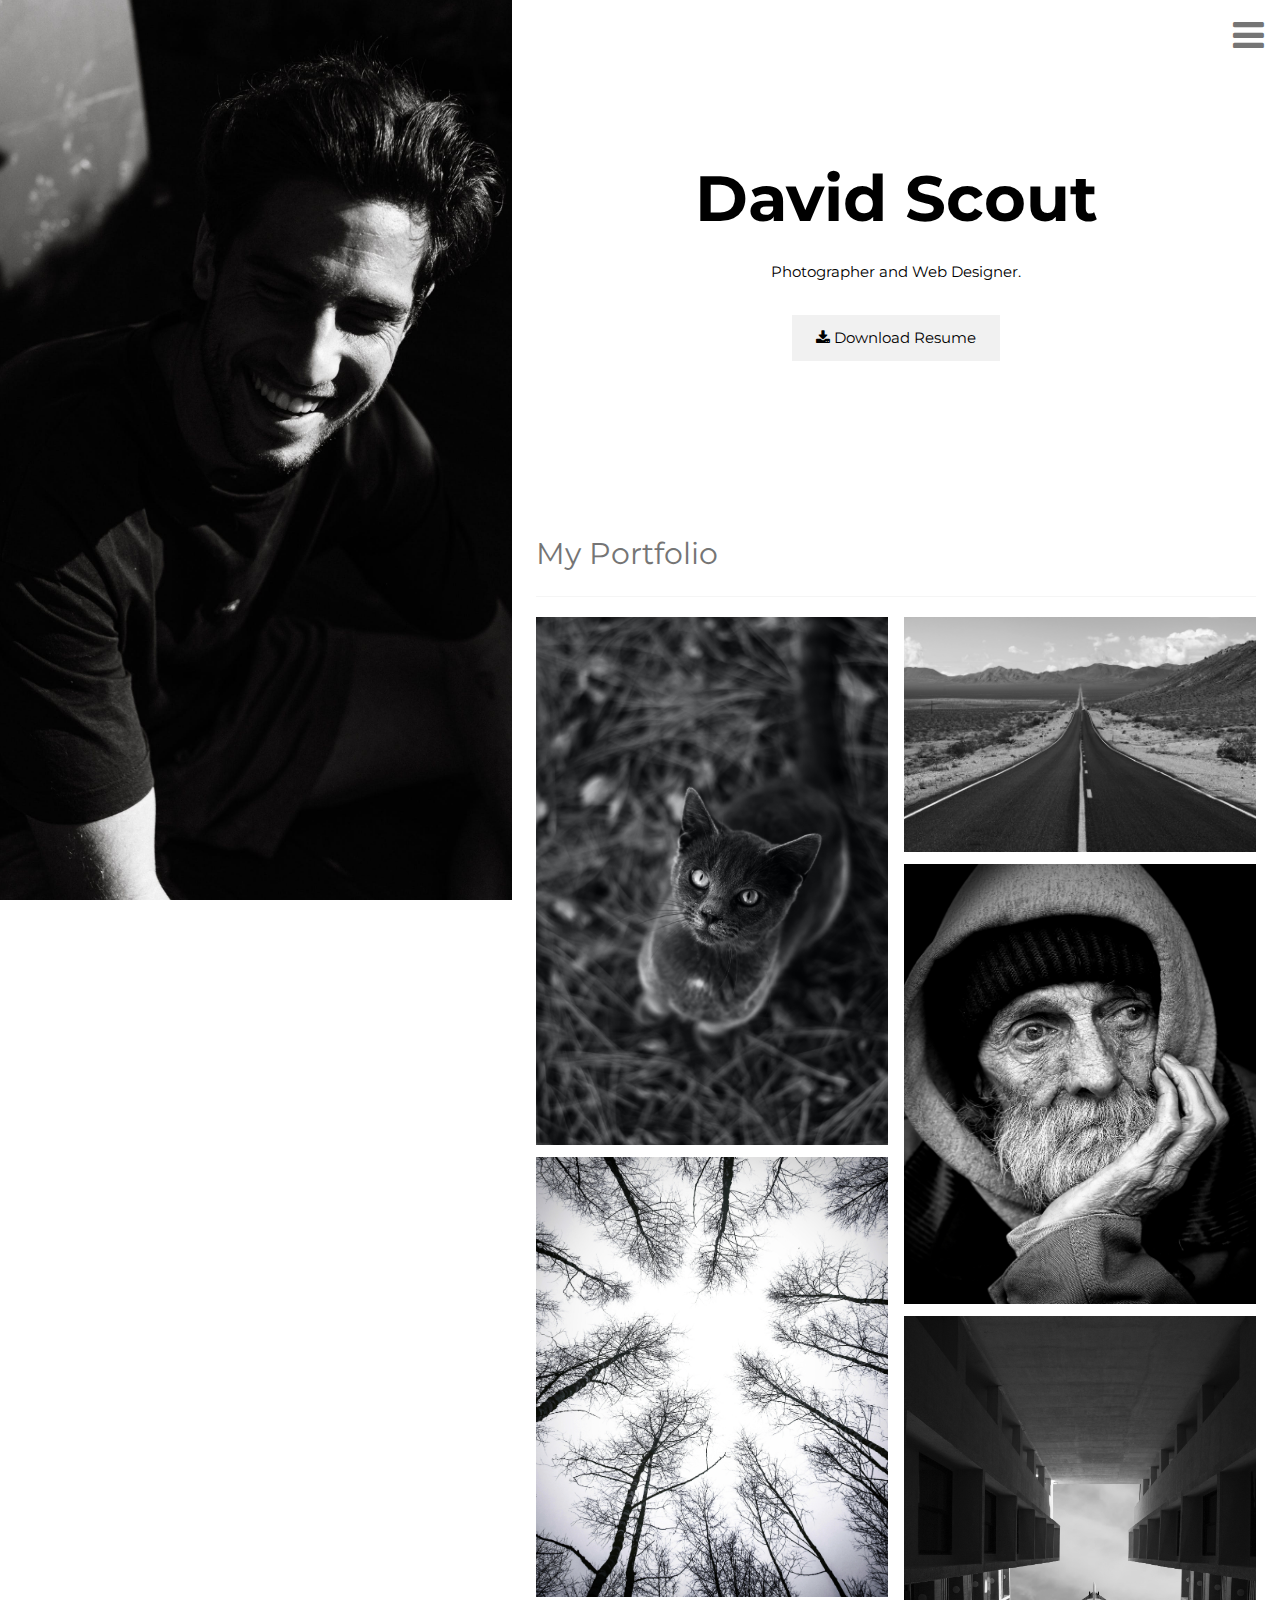
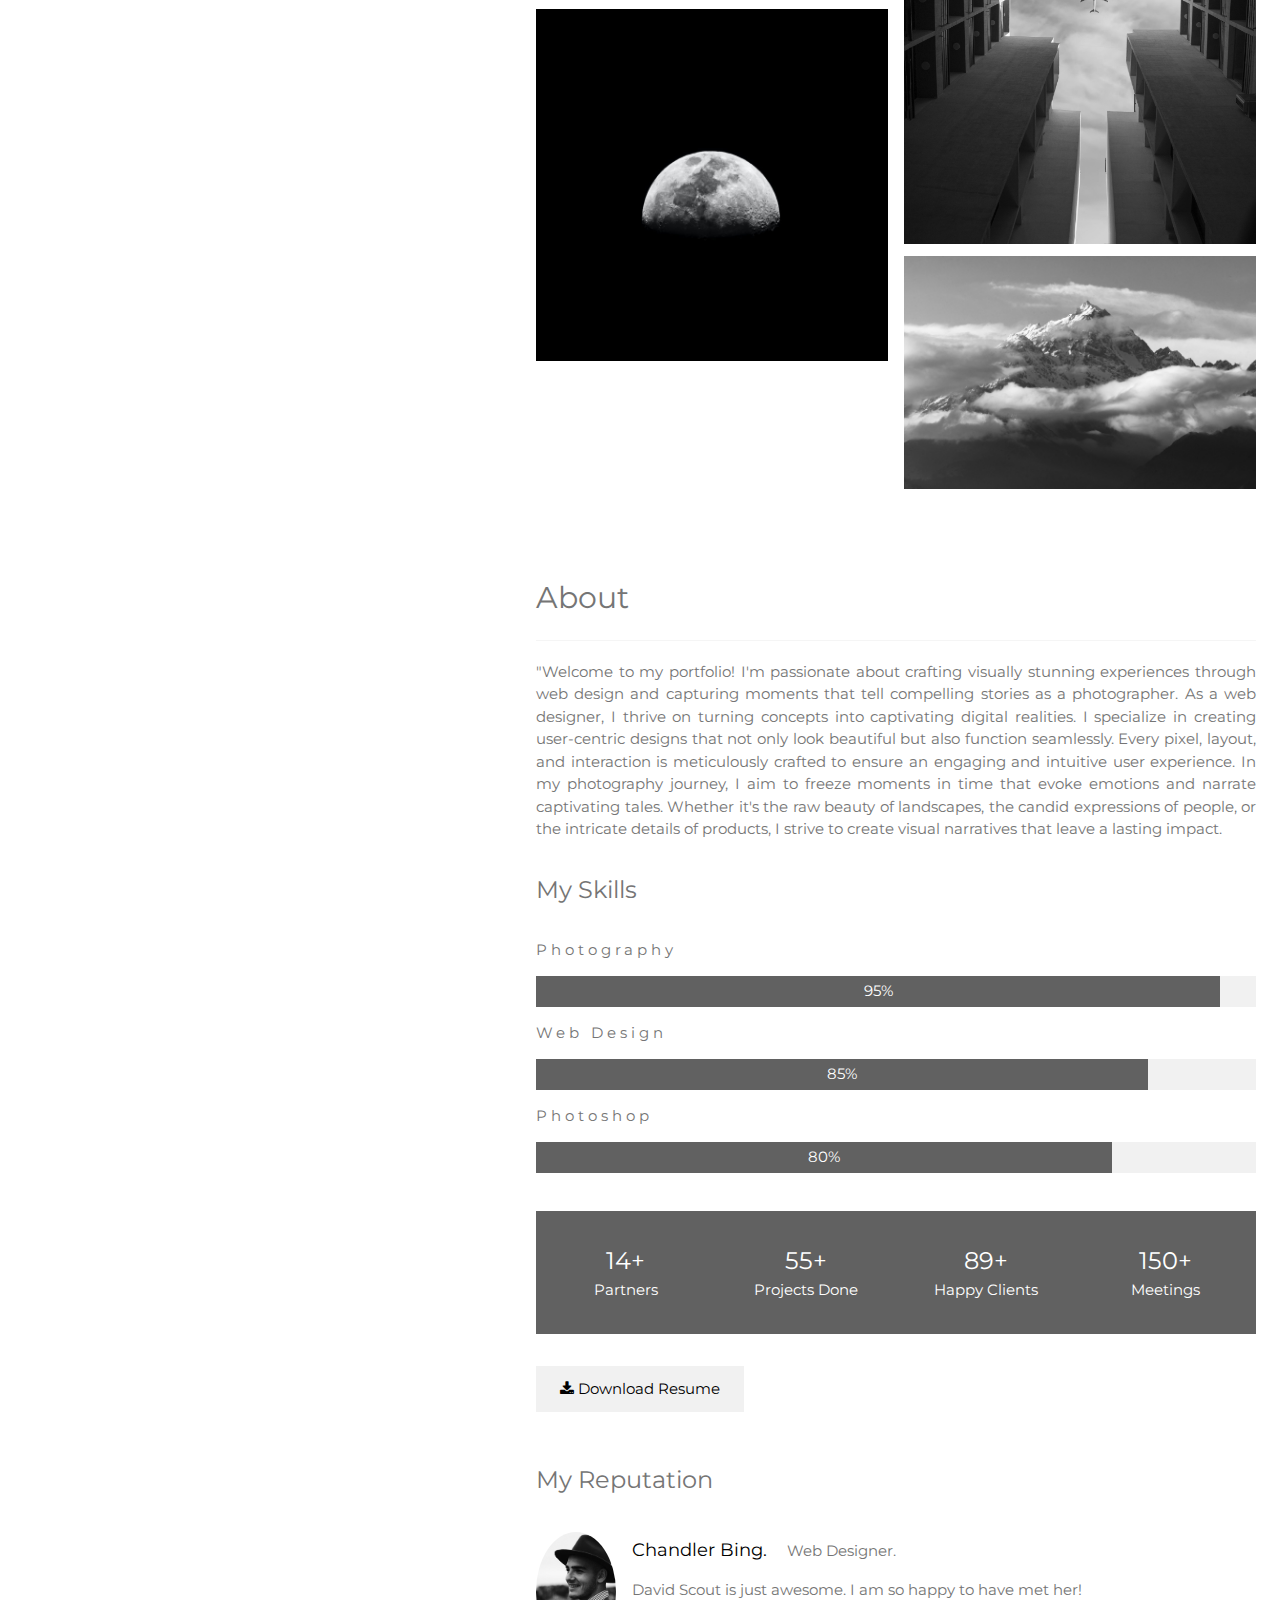
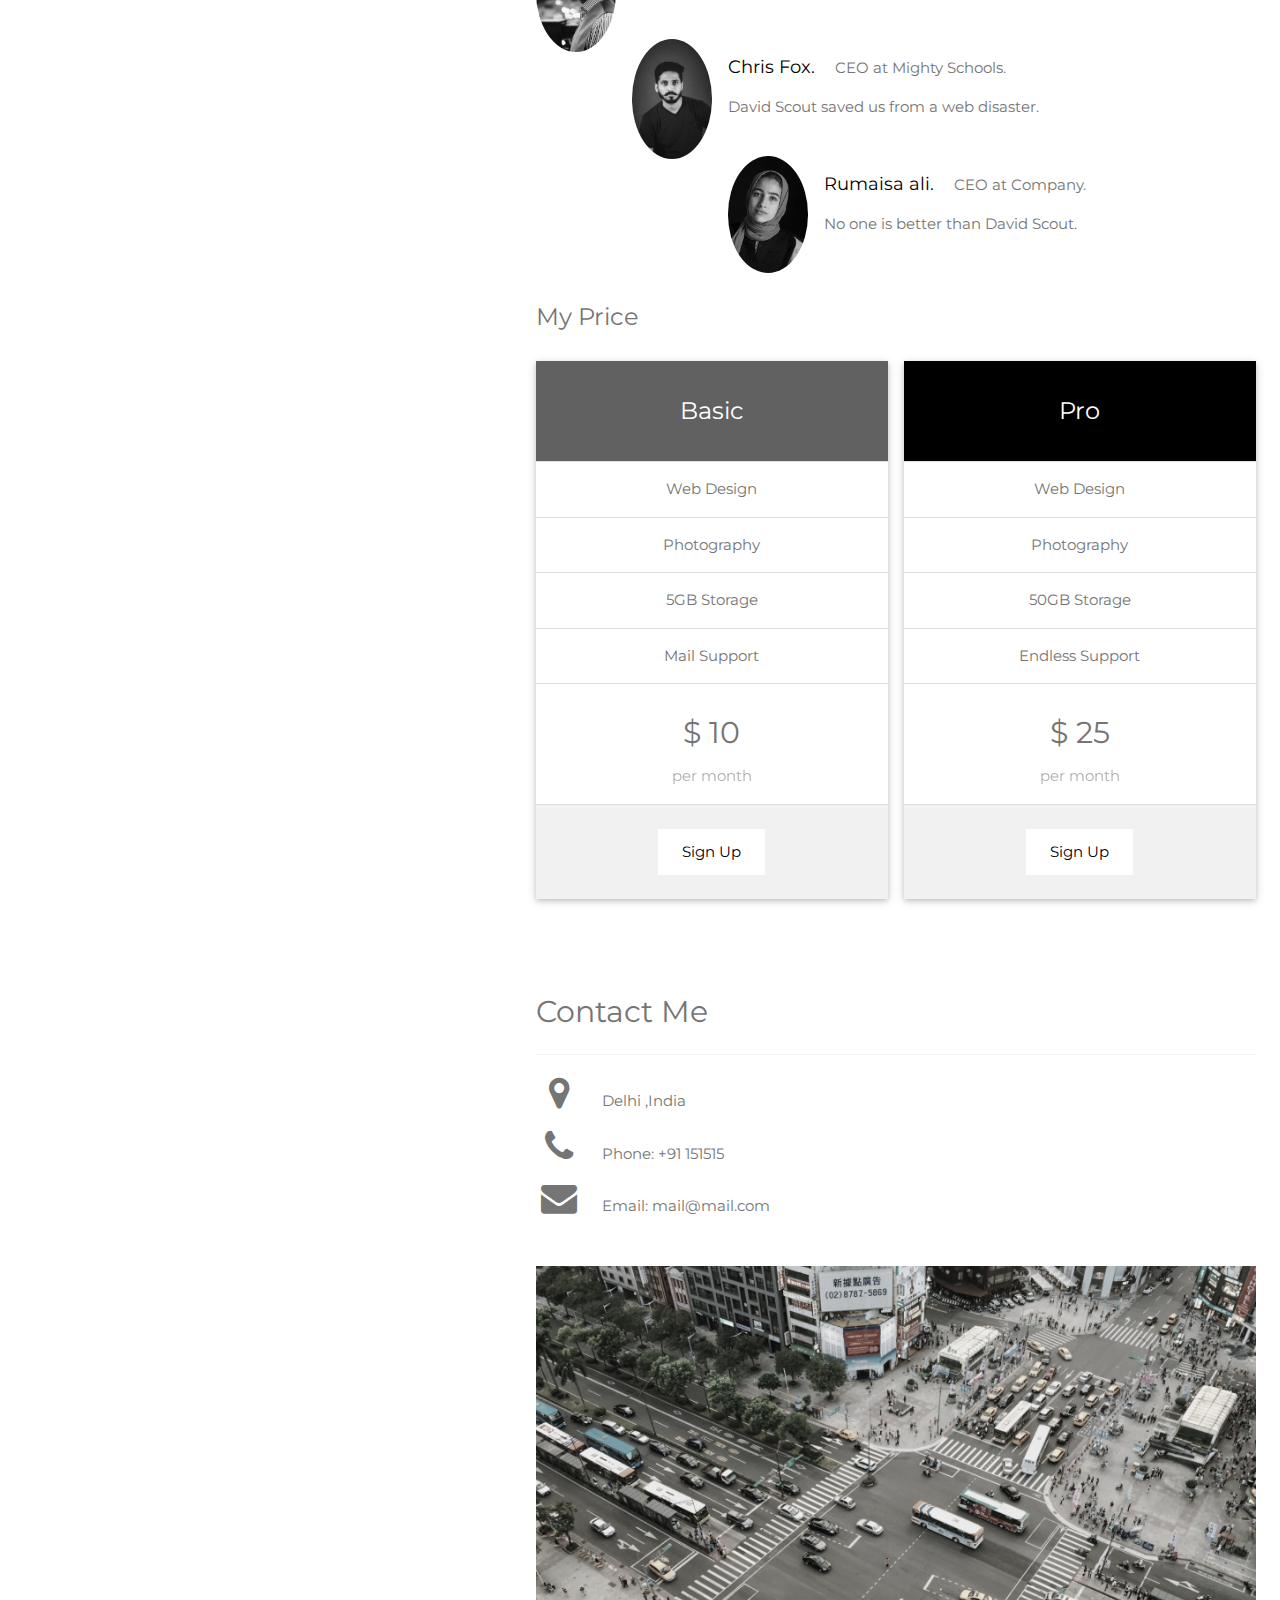
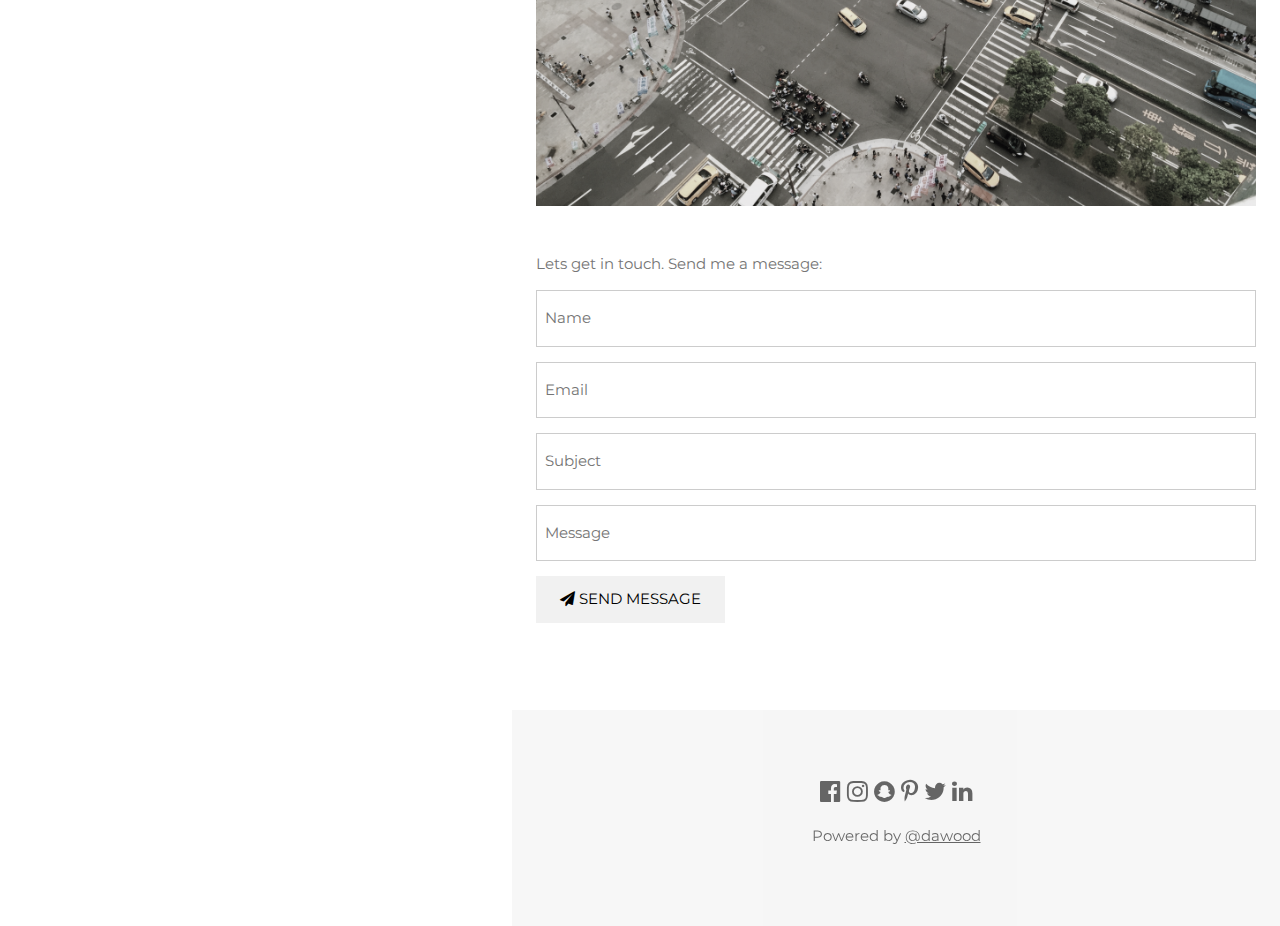
<file: Portfolio/index.html>
<!DOCTYPE html>
<html>
<title>TravelWithME</title>
<meta charset="UTF-8">
<meta name="viewport" content="width=device-width, initial-scale=1">
<link rel="stylesheet" href="https://www.w3schools.com/w3css/4/w3.css">
<link rel="stylesheet" href="https://fonts.googleapis.com/css?family=Montserrat">
<link rel="stylesheet" href="https://cdnjs.cloudflare.com/ajax/libs/font-awesome/4.7.0/css/font-awesome.min.css">
<style>
body, h1,h2,h3,h4,h5,h6 {font-family: "Montserrat", sans-serif}
.w3-row-padding img {margin-bottom: 12px}
.bgimg {
  background-position: center;
  background-repeat: no-repeat;
  background-size: cover;
  background-image: url('f1.jpg');
  min-height: 100%;
}
</style>
<body>

<nav class="w3-sidebar w3-hide-medium w3-hide-small" style="width:40%">
  <div class="bgimg"></div>
</nav>

<nav class="w3-sidebar w3-black w3-animate-right w3-xxlarge" style="display:none;padding-top:150px;right:0;z-index:2" id="mySidebar">
  <a href="javascript:void(0)" onclick="closeNav()" class="w3-button w3-black w3-xxxlarge w3-display-topright" style="padding:0 12px;">
    <i class="fa fa-remove"></i>
  </a>
  <div class="w3-bar-block w3-center">
    <a href="#" class="w3-bar-item w3-button w3-text-grey w3-hover-black" onclick="closeNav()">Home</a>
    <a href="#portfolio" class="w3-bar-item w3-button w3-text-grey w3-hover-black" onclick="closeNav()">Portfolio</a>
    <a href="#about" class="w3-bar-item w3-button w3-text-grey w3-hover-black" onclick="closeNav()">About</a>
    <a href="#contact" class="w3-bar-item w3-button w3-text-grey w3-hover-black" onclick="closeNav()">Contact</a>
  </div>
</nav>


<div class="w3-main w3-padding-large" style="margin-left:40%">

  <span class="w3-button w3-top w3-white w3-xxlarge w3-text-grey w3-hover-text-black" style="width:auto;right:0;" onclick="openNav()"><i class="fa fa-bars"></i></span>

 
  <header class="w3-container w3-center" style="padding:128px 16px" id="home">
    <h1 class="w3-jumbo"><b>David Scout</b></h1>
    <p>Photographer and Web Designer.</p>
    <img src="f1.jpg" class="w3-image w3-hide-large w3-hide-small w3-round" style="display:block;width:60%;margin:auto;">
    <img src="f1.jpg" class="w3-image w3-hide-large w3-hide-medium w3-round" width="1000" height="1333">
    <button class="w3-button w3-light-grey w3-padding-large w3-margin-top">
      <i class="fa fa-download"></i> Download Resume
    </button>
  </header>


  <div class="w3-padding-32 w3-content" id="portfolio">
    <h2 class="w3-text-grey">My Portfolio</h2>
    <hr class="w3-opacity">

  
    <div class="w3-row-padding" style="margin:0 -16px">
      <div class="w3-half">
        <img src="a1.jpg" style="width:100%">
        <img src="a2.jpg" style="width:100%">
        <img src="a3.jpg" style="width:100%">
      </div>

      <div class="w3-half">
        <img src="a4.jpg" style="width:100%">
        <img src="a5.jpg" style="width:100%">
        <img src="a6.jpg" style="width:100%">
        <img src="a8.jpg" style="width:100%">
      </div>
   
    </div>
 
  </div>


  <div class="w3-content w3-justify w3-text-grey w3-padding-32" id="about">
    <h2>About</h2>
    <hr class="w3-opacity">
    <p>"Welcome to my portfolio! I'm passionate about crafting visually stunning experiences through web design and capturing moments that tell compelling stories as a photographer.
       As a web designer, I thrive on turning concepts into captivating digital realities. I specialize in creating user-centric designs that not only look beautiful but also function seamlessly. Every pixel, layout, and interaction is meticulously crafted to ensure an engaging and intuitive user experience.
       In my photography journey, I aim to freeze moments in time that evoke emotions and narrate captivating tales. Whether it's the raw beauty of landscapes, the candid expressions of people, or the intricate details of products, I strive to create visual narratives that leave a lasting impact.
    </p>
    <h3 class="w3-padding-16">My Skills</h3>
    <p class="w3-wide">Photography</p>
    <div class="w3-light-grey">
      <div class="w3-container w3-center w3-padding-small w3-dark-grey" style="width:95%">95%</div>
    </div>
    <p class="w3-wide">Web Design</p>
    <div class="w3-light-grey">
      <div class="w3-container w3-center w3-padding-small w3-dark-grey" style="width:85%">85%</div>
    </div>
    <p class="w3-wide">Photoshop</p>
    <div class="w3-light-grey">
      <div class="w3-container w3-center w3-padding-small w3-dark-grey" style="width:80%">80%</div>
    </div><br>

    <div class="w3-row w3-center w3-dark-grey w3-padding-16 w3-section">
      <div class="w3-quarter w3-section">
        <span class="w3-xlarge">14+</span><br>
        Partners
      </div>
      <div class="w3-quarter w3-section">
        <span class="w3-xlarge">55+</span><br>
        Projects Done
      </div>
      <div class="w3-quarter w3-section">
        <span class="w3-xlarge">89+</span><br>
        Happy Clients
      </div>
      <div class="w3-quarter w3-section">
        <span class="w3-xlarge">150+</span><br>
        Meetings
      </div>
    </div>

    <button class="w3-button w3-light-grey w3-padding-large w3-section">
      <i class="fa fa-download"></i> Download Resume
    </button>

    <h3 class="w3-padding-24">My Reputation</h3>
    <img src="a9.jpg" alt="Avatar" class="w3-left w3-circle w3-margin-right" style="width:80px">
    <p><span class="w3-large w3-text-black w3-margin-right">Chandler Bing.</span> Web Designer.</p>
    <p>David Scout is just awesome. I am so happy to have met her!</p><br>
   
    <img src="a10.jpg" alt="Avatar" class="w3-left w3-circle w3-margin-right" style="width:80px">
    <p><span class="w3-large w3-text-black w3-margin-right">Chris Fox.</span> CEO at Mighty Schools.</p>
    <p>David Scout saved us from a web disaster.</p><br>
    
    <img src="a12.jpg" alt="Avatar" class="w3-left w3-circle w3-margin-right" style="width:80px">
    <p><span class="w3-large w3-text-black w3-margin-right">Rumaisa ali.</span> CEO at Company.</p>
    <p>No one is better than David Scout.</p><br>
    
    
    <h3 class="w3-padding-16">My Price</h3>
    <div class="w3-row-padding" style="margin:0 -16px">
      <div class="w3-half w3-margin-bottom">
        <ul class="w3-ul w3-center w3-card w3-hover-shadow">
          <li class="w3-dark-grey w3-xlarge w3-padding-32">Basic</li>
          <li class="w3-padding-16">Web Design</li>
          <li class="w3-padding-16">Photography</li>
          <li class="w3-padding-16">5GB Storage</li>
          <li class="w3-padding-16">Mail Support</li>
          <li class="w3-padding-16">
            <h2>$ 10</h2>
            <span class="w3-opacity">per month</span>
          </li>
          <li class="w3-light-grey w3-padding-24">
            <button class="w3-button w3-white w3-padding-large w3-hover-black">Sign Up</button>
          </li>
        </ul>
      </div>

      <div class="w3-half">
        <ul class="w3-ul w3-center w3-card w3-hover-shadow">
          <li class="w3-black w3-xlarge w3-padding-32">Pro</li>
          <li class="w3-padding-16">Web Design</li>
          <li class="w3-padding-16">Photography</li>
          <li class="w3-padding-16">50GB Storage</li>
          <li class="w3-padding-16">Endless Support</li>
          <li class="w3-padding-16">
            <h2>$ 25</h2>
            <span class="w3-opacity">per month</span>
          </li>
          <li class="w3-light-grey w3-padding-24">
            <button class="w3-button w3-white w3-padding-large w3-hover-black">Sign Up</button>
          </li>
        </ul>
      </div>
    
    </div>
    
  
  </div>


  <div class="w3-padding-32 w3-content w3-text-grey" id="contact" style="margin-bottom:64px">
    <h2>Contact Me</h2>
    <hr class="w3-opacity">

    <div class="w3-section">
      <p><i class="fa fa-map-marker fa-fw w3-xxlarge w3-margin-right"></i> Delhi ,India</p>
      <p><i class="fa fa-phone fa-fw w3-xxlarge w3-margin-right"></i> Phone: +91 151515</p>
      <p><i class="fa fa-envelope fa-fw w3-xxlarge w3-margin-right"> </i> Email: mail@mail.com</p>
    </div>
    
   
    <img src="f2.jpg" class="w3-image w3-greyscale" style="width:100%;margin:32px 0">
   
    <p>Lets get in touch. Send me a message:</p>
    <form action="/action_page.php" target="_blank">
      <p><input class="w3-input w3-padding-16 w3-border" type="text" placeholder="Name" required name="Name"></p>
      <p><input class="w3-input w3-padding-16 w3-border" type="text" placeholder="Email" required name="Email"></p>
      <p><input class="w3-input w3-padding-16 w3-border" type="text" placeholder="Subject" required name="Subject"></p>
      <p><input class="w3-input w3-padding-16 w3-border" type="text" placeholder="Message" required name="Message"></p>
      <p>
        <button class="w3-button w3-light-grey w3-padding-large" type="submit">
          <i class="fa fa-paper-plane"></i> SEND MESSAGE
        </button>
      </p>
    </form>

  </div>  
  
 
  <footer class="w3-container w3-padding-64 w3-light-grey w3-center w3-opacity w3-xlarge" style="margin:-24px">
    <i class="fa fa-facebook-official w3-hover-opacity"></i>
    <i class="fa fa-instagram w3-hover-opacity"></i>
    <i class="fa fa-snapchat w3-hover-opacity"></i>
    <i class="fa fa-pinterest-p w3-hover-opacity"></i>
    <i class="fa fa-twitter w3-hover-opacity"></i>
    <i class="fa fa-linkedin w3-hover-opacity"></i>
    <p class="w3-medium">Powered by <a href="#" target="_blank" class="w3-hover-text-green">@dawood</a></p>

  </footer>
  

</div>

<script>

function openNav() {
  document.getElementById("mySidebar").style.width = "60%";
  document.getElementById("mySidebar").style.display = "block";
}

function closeNav() {
  document.getElementById("mySidebar").style.display = "none";
}
</script>

</body>
</html>
</file>
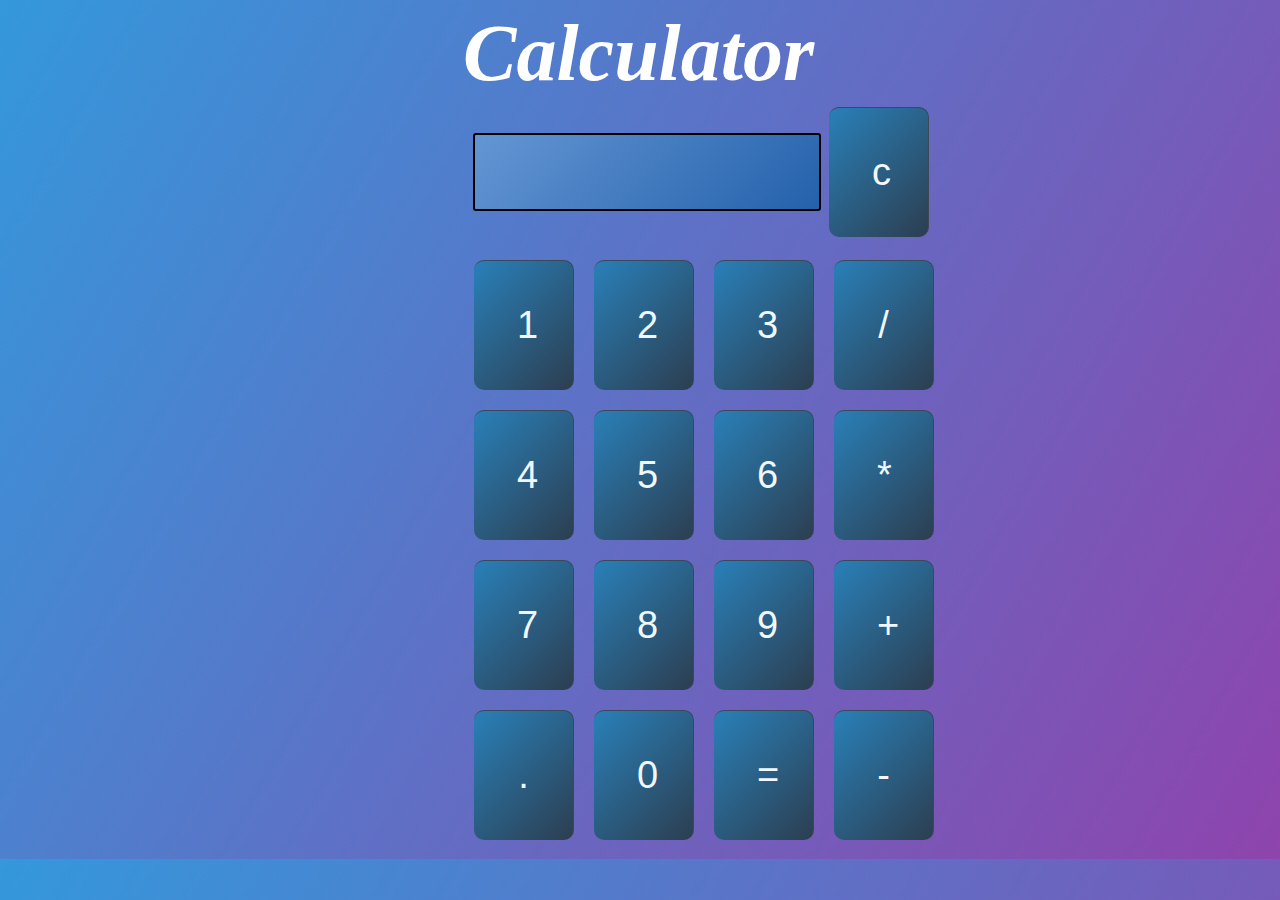
<file: calculator/calculator.html>
<!DOCTYPE html>
<html lang="en">

<head>
  <meta charset="UTF-8">
  <meta http-equiv="X-UA-Compatible" content="IE=edge">
  <meta name="viewport" content="width=device-width, initial-scale=1.0">
  <title>calculator</title>
  <style>
    body {
      background: linear-gradient(120deg, #3498db, #8e44ad);

    }

    .title {
      font-size: 80px;
      font-weight: 700;
      font-family: Cambria, Cochin, Georgia, Times, 'Times New Roman', serif;
      font-style: oblique;

      color: white;
    }

    input[type="button"] {
      font-size: 38px;
      color: aliceblue;
      width: 100px;
      padding: 43px;
      border: none;
      border-color: #3C4857;
      border-width: 1px 1px 0px 0;
      border-style: solid;
      border-radius: 10px;
      margin: 8px;
      /* Gradient Background */
      background: linear-gradient(135deg, #2980b9, #2c3e50);


    }

    input[type="button"]:hover {
      background: linear-gradient(135deg, #2c3e50, #2980b9);
    }

    input[type="text"] {
      font-size: 41px;
      padding: 12px;
      width: 320px;
      height: 50px;
     background: linear-gradient(135deg,#6496d4, #2461ab);
      color: azure;
      margin-left: 10px;
      border: solid black 2px;
      border-radius: 3px;




    }
  </style>
</head>

<body>
  <div style=" margin-left: 36%;">
    <div class="title">Calculator </div>
    <table>
      <tr colspan="3"><input type="text" id="result"></tr>
      <tr><input type="button" value="c" onclick="cl()"></tr>
      <tr>
        <td> <input type="button" value="1" onclick="display('1')"></td>
        <td> <input type="button" value="2" onclick="display('2')"></td>
        <td> <input type="button" value="3" onclick="display('3')"></td>
        <td><input type="button" value="/" onclick="display('/')"></td>
      </tr>
      <tr>
        <td> <input type="button" value="4" onclick="display('4')"></td>
        <td> <input type="button" value="5" onclick="display('5')"></td>
        <td> <input type="button" value="6" onclick="display('6')"></td>
        <td> <input type="button" value="*" onclick="display('*')"></td>
      </tr>
      <tr>
        <td> <input type="button" value="7" onclick="display('7')"></td>
        <td> <input type="button" value="8" onclick="display('8')"></td>
        <td> <input type="button" value="9" onclick="display('9')"></td>
        <td> <input type="button" value="+" onclick="display('+')"></td>
      </tr>
      <tr>
        <td> <input type="button" value="." onclick="display('.')"></td>
        <td> <input type="button" value="0" onclick="display('0')"></td>
        <td> <input type="button" value="=" onclick="equate('=')"></td>
        <td> <input type="button" value="-" onclick="display('-')"></td>
      </tr>

    </table>
  </div>
  <script>
    function display(val) {
      document.getElementById("result").value += val;
    }
    function cl() {
      document.getElementById("result").value = "";

    }
    function equate() {
      let x = document.getElementById("result").value;
      let y = eval(x);
      document.getElementById("result").value = y;

    }
  </script>
</body>

</html>
</file>
